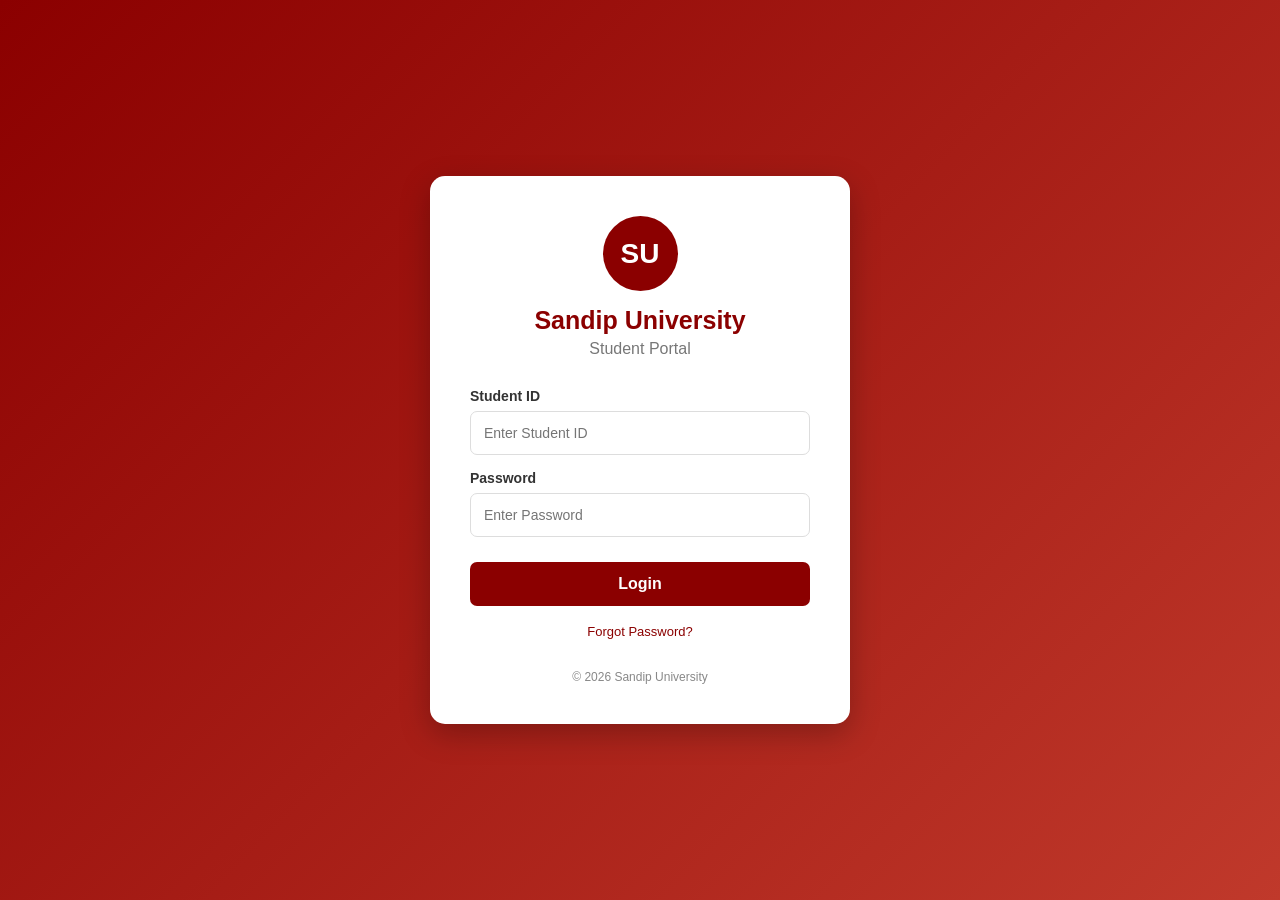
<file: index.html>
<!DOCTYPE html>
<html lang="en">
<head>
    <meta charset="UTF-8">
    <meta name="viewport" content="width=device-width, initial-scale=1.0">
    <title>Sandip University - Login</title>
    <link rel="stylesheet" href="styl.css">
</head>

<body class="login-body">

    <div class="login-container">

        <div class="login-logo">
            SU
        </div>

        <h1>Sandip University</h1>
        <p class="portal-title">Student Portal</p>

        <form action="dashboard.html">

            <label>Student ID</label>
            <input
                type="text"
                placeholder="Enter Student ID"
                required
            >

            <label>Password</label>
            <input
                type="password"
                placeholder="Enter Password"
                required
            >

            <button type="submit" class="login-btn">
                Login
            </button>

        </form>

        <a href="#" class="forgot">
            Forgot Password?
        </a>

        <p class="login-footer">
            © 2026 Sandip University
        </p>

    </div>

</body>
</html>
</file>
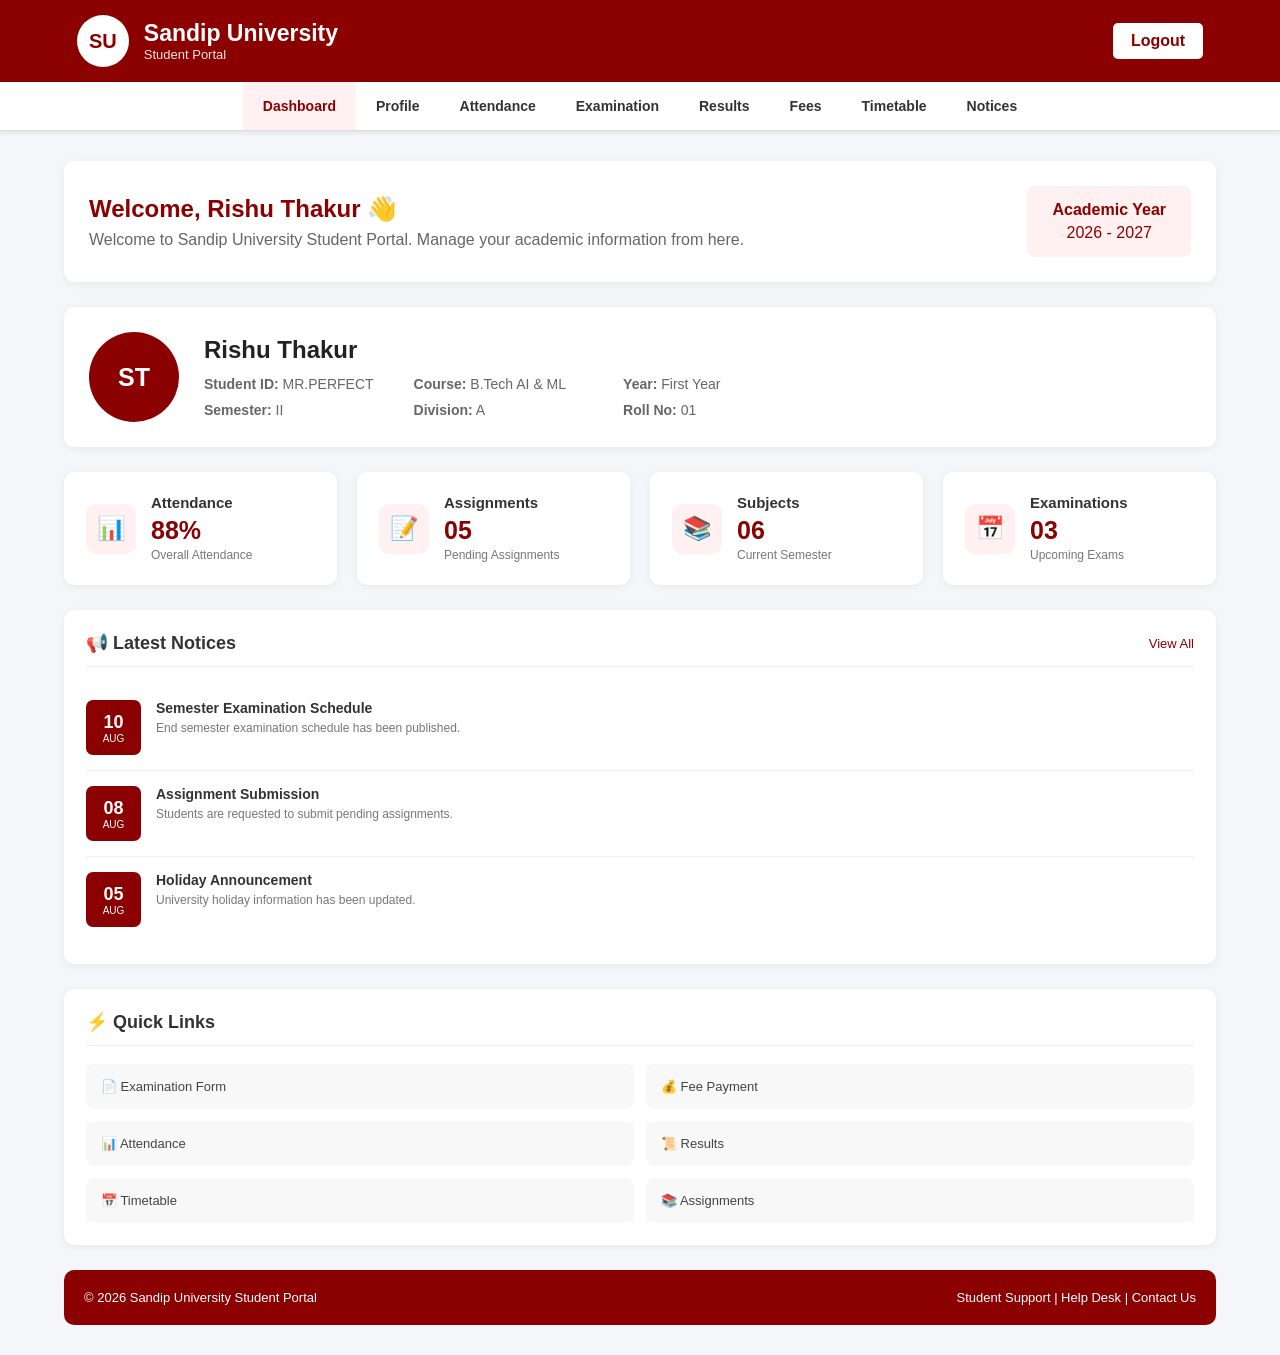
<file: dashboard.html>
<!DOCTYPE html>
<html lang="en">

<head>
    <meta charset="UTF-8">
    <meta name="viewport" content="width=device-width, initial-scale=1.0">

    <title>Student Dashboard</title>

    <link rel="stylesheet" href="styl.css">
</head>

<body>

    <!-- Header -->

    <header class="header">

        <div class="logo-section">

            <div class="logo">
                SU
            </div>

            <div>
                <h1>Sandip University</h1>
                <p>Student Portal</p>
            </div>

        </div>

        <a href="index.html" class="logout-btn">
            Logout
        </a>

    </header>


    <!-- Navigation -->

    <nav class="navbar">

        <a href="dashboard.html" class="active">
            Dashboard
        </a>

        <a href="#">
            Profile
        </a>

        <a href="#">
            Attendance
        </a>

        <a href="#">
            Examination
        </a>

        <a href="#">
            Results
        </a>

        <a href="#">
            Fees
        </a>

        <a href="#">
            Timetable
        </a>

        <a href="#">
            Notices
        </a>

    </nav>


    <!-- Main Content -->

    <main class="container">

        <section class="welcome">

            <div>

                <h2>Welcome, Rishu Thakur 👋</h2>

                <p>
                    Welcome to Sandip University Student Portal.
                    Manage your academic information from here.
                </p>

            </div>

            <div class="date-box">

                <strong>Academic Year</strong>

                <span>2026 - 2027</span>

            </div>

        </section>


        <!-- Student Information -->

        <section class="profile-card">

            <div class="profile-photo">
                ST
            </div>

            <div class="profile-details">

                <h2>Rishu Thakur</h2>

                <div class="details-grid">

                    <p>
                        <strong>Student ID:</strong>
                        MR.PERFECT
                    </p>

                    <p>
                        <strong>Course:</strong>
                        B.Tech AI & ML
                    </p>

                    <p>
                        <strong>Year:</strong>
                        First Year
                    </p>

                    <p>
                        <strong>Semester:</strong>
                        II
                    </p>

                    <p>
                        <strong>Division:</strong>
                        A
                    </p>

                    <p>
                        <strong>Roll No:</strong>
                        01
                    </p>

                </div>

            </div>

        </section>


        <!-- Dashboard Cards -->

        <section class="dashboard-grid">

            <div class="dashboard-card">

                <div class="card-icon">
                    📊
                </div>

                <div>

                    <h3>Attendance</h3>

                    <p class="big-number">
                        88%
                    </p>

                    <span>
                        Overall Attendance
                    </span>

                </div>

            </div>


            <div class="dashboard-card">

                <div class="card-icon">
                    📝
                </div>

                <div>

                    <h3>Assignments</h3>

                    <p class="big-number">
                        05
                    </p>

                    <span>
                        Pending Assignments
                    </span>

                </div>

            </div>


            <div class="dashboard-card">

                <div class="card-icon">
                    📚
                </div>

                <div>

                    <h3>Subjects</h3>

                    <p class="big-number">
                        06
                    </p>

                    <span>
                        Current Semester
                    </span>

                </div>

            </div>


            <div class="dashboard-card">

                <div class="card-icon">
                    📅
                </div>

                <div>

                    <h3>Examinations</h3>

                    <p class="big-number">
                        03
                    </p>

                    <span>
                        Upcoming Exams
                    </span>

                </div>

            </div>

        </section>


        <!-- Notices -->

        <section class="panel">

            <div class="panel-header">

                <h2>📢 Latest Notices</h2>

                <a href="#">
                    View All
                </a>

            </div>


            <div class="notice">

                <div class="notice-date">

                    <strong>10</strong>

                    <span>AUG</span>

                </div>

                <div>

                    <h3>
                        Semester Examination Schedule
                    </h3>

                    <p>
                        End semester examination schedule
                        has been published.
                    </p>

                </div>

            </div>


            <div class="notice">

                <div class="notice-date">

                    <strong>08</strong>

                    <span>AUG</span>

                </div>

                <div>

                    <h3>
                        Assignment Submission
                    </h3>

                    <p>
                        Students are requested to submit
                        pending assignments.
                    </p>

                </div>

            </div>


            <div class="notice">

                <div class="notice-date">

                    <strong>05</strong>

                    <span>AUG</span>

                </div>

                <div>

                    <h3>
                        Holiday Announcement
                    </h3>

                    <p>
                        University holiday information
                        has been updated.
                    </p>

                </div>

            </div>

        </section>


        <!-- Quick Links -->

        <section class="panel quick-panel">

            <div class="panel-header">

                <h2>⚡ Quick Links</h2>

            </div>

            <div class="quick-links">

                <a href="#">📄 Examination Form</a>

                <a href="#">💰 Fee Payment</a>

                <a href="#">📊 Attendance</a>

                <a href="#">📜 Results</a>

                <a href="#">📅 Timetable</a>

                <a href="#">📚 Assignments</a>

            </div>

        </section>


        <!-- Footer -->

        <footer>

            <p>
                © 2026 Sandip University Student Portal
            </p>

            <p>
                Student Support | Help Desk | Contact Us
            </p>

        </footer>

    </main>

</body>

</html>
</file>
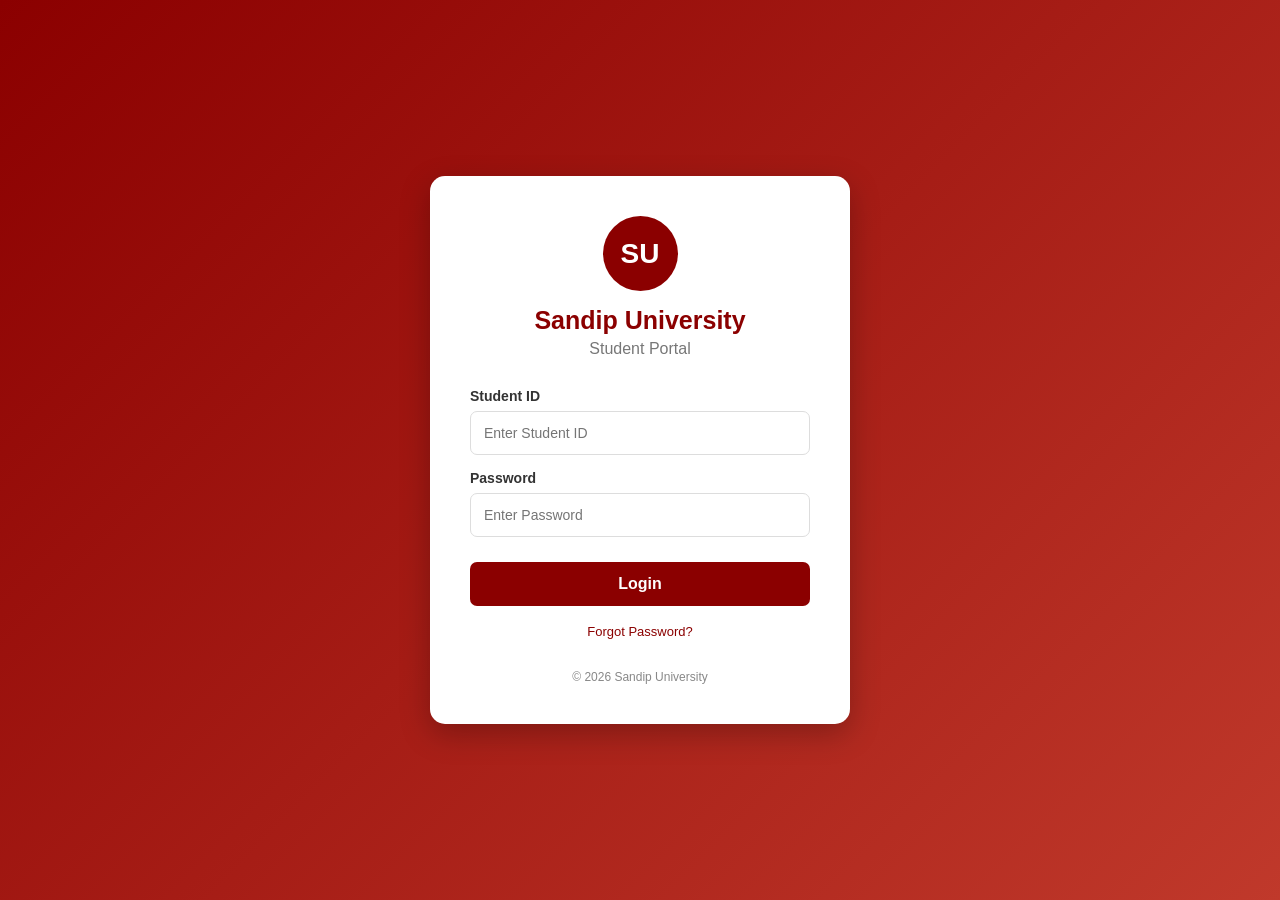
<file: index-1.html>
<!DOCTYPE html>
<html lang="en">
<head>
    <meta charset="UTF-8">
    <meta name="viewport" content="width=device-width, initial-scale=1.0">
    <title>Sandip University - Login</title>
    <link rel="stylesheet" href="styl.css">
</head>

<body class="login-body">

    <div class="login-container">

        <div class="login-logo">
            SU
        </div>

        <h1>Sandip University</h1>
        <p class="portal-title">Student Portal</p>

        <form action="dashboard.html">

            <label>Student ID</label>
            <input
                type="text"
                placeholder="Enter Student ID"
                required
            >

            <label>Password</label>
            <input
                type="password"
                placeholder="Enter Password"
                required
            >

            <button type="submit" class="login-btn">
                Login
            </button>

        </form>

        <a href="#" class="forgot">
            Forgot Password?
        </a>

        <p class="login-footer">
            © 2026 Sandip University
        </p>

    </div>

</body>
</html>
</file>
<file: styl.css>
/* ========================================
   SANDIP UNIVERSITY STUDENT PORTAL
   COMPLETE CSS
======================================== */


/* ========================================
   RESET
======================================== */

* {
    margin: 0;
    padding: 0;
    box-sizing: border-box;
}

body {
    font-family: Arial, Helvetica, sans-serif;
    background: #f4f6f9;
    color: #333;
}

a {
    text-decoration: none;
}


/* ========================================
   LOGIN PAGE
======================================== */

.login-body {
    min-height: 100vh;

    background: linear-gradient(
        135deg,
        #8b0000,
        #c0392b
    );

    display: flex;
    justify-content: center;
    align-items: center;

    padding: 20px;
}


.login-container {
    width: 100%;
    max-width: 420px;

    background: white;

    padding: 40px;

    border-radius: 15px;

    text-align: center;

    box-shadow: 0 10px 30px rgba(0, 0, 0, 0.25);
}


.login-logo {
    width: 75px;
    height: 75px;

    background: #8b0000;
    color: white;

    border-radius: 50%;

    display: flex;
    justify-content: center;
    align-items: center;

    margin: 0 auto 15px;

    font-size: 28px;
    font-weight: bold;
}


.login-container h1 {
    color: #8b0000;

    font-size: 25px;

    margin-bottom: 5px;
}


.portal-title {
    color: #777;

    margin-bottom: 30px;
}


.login-container form {
    text-align: left;
}


.login-container label {
    display: block;

    margin: 15px 0 7px;

    font-size: 14px;

    font-weight: bold;
}


.login-container input {
    width: 100%;

    padding: 13px;

    border: 1px solid #ddd;

    border-radius: 7px;

    outline: none;

    font-size: 14px;
}


.login-container input:focus {
    border-color: #8b0000;
}


.login-btn {
    width: 100%;

    margin-top: 25px;

    padding: 13px;

    border: none;

    border-radius: 7px;

    background: #8b0000;

    color: white;

    font-size: 16px;

    font-weight: bold;

    cursor: pointer;
}


.login-btn:hover {
    background: #650000;
}


.forgot {
    display: inline-block;

    margin-top: 18px;

    color: #8b0000;

    font-size: 13px;
}


.login-footer {
    margin-top: 30px;

    font-size: 12px;

    color: #888;
}


/* ========================================
   HEADER
======================================== */

.header {
    background: #8b0000;

    color: white;

    min-height: 80px;

    padding: 15px 6%;

    display: flex;

    justify-content: space-between;

    align-items: center;
}


.logo-section {
    display: flex;

    align-items: center;

    gap: 15px;
}


.logo {
    width: 52px;
    height: 52px;

    background: white;

    color: #8b0000;

    border-radius: 50%;

    display: flex;

    justify-content: center;

    align-items: center;

    font-size: 20px;

    font-weight: bold;
}


.logo-section h1 {
    font-size: 23px;
}


.logo-section p {
    font-size: 13px;

    opacity: 0.9;
}


.student-info {
    display: flex;

    align-items: center;

    gap: 20px;
}


.logout-btn {
    background: white;

    color: #8b0000;

    border: none;

    padding: 9px 18px;

    border-radius: 5px;

    cursor: pointer;

    font-weight: bold;
}


.logout-btn:hover {
    background: #eee;
}


/* ========================================
   NAVIGATION BAR
======================================== */

.navbar {
    background: white;

    display: flex;

    justify-content: center;

    flex-wrap: wrap;

    border-bottom: 1px solid #ddd;

    box-shadow: 0 2px 5px rgba(0, 0, 0, 0.08);
}


.navbar a {
    color: #333;

    padding: 16px 20px;

    font-size: 14px;

    font-weight: 600;

    transition: 0.3s;
}


.navbar a:hover,
.navbar a.active {
    color: #8b0000;

    background: #fff1f1;
}


/* ========================================
   MAIN CONTAINER
======================================== */

.container {
    width: 90%;

    max-width: 1250px;

    margin: 30px auto;
}


/* ========================================
   WELCOME SECTION
======================================== */

.welcome {
    background: white;

    padding: 25px;

    border-radius: 10px;

    display: flex;

    justify-content: space-between;

    align-items: center;

    margin-bottom: 25px;

    box-shadow: 0 2px 10px rgba(0, 0, 0, 0.06);
}


.welcome h2 {
    color: #8b0000;

    margin-bottom: 8px;
}


.welcome p {
    color: #666;
}


.date-box {
    text-align: center;

    background: #fff1f1;

    padding: 15px 25px;

    border-radius: 8px;

    color: #8b0000;
}


.date-box span {
    display: block;

    margin-top: 5px;
}


/* ========================================
   PROFILE CARD
======================================== */

.profile-card {
    background: white;

    padding: 25px;

    border-radius: 10px;

    display: flex;

    align-items: center;

    gap: 25px;

    margin-bottom: 25px;

    box-shadow: 0 2px 10px rgba(0, 0, 0, 0.06);
}


.profile-photo {
    width: 90px;
    height: 90px;

    border-radius: 50%;

    background: #8b0000;

    color: white;

    display: flex;

    align-items: center;

    justify-content: center;

    font-size: 25px;

    font-weight: bold;
}


.profile-details h2 {
    color: #222;

    margin-bottom: 12px;
}


.details-grid {
    display: grid;

    grid-template-columns: repeat(3, 1fr);

    gap: 10px 40px;

    color: #666;

    font-size: 14px;
}


/* ========================================
   DASHBOARD CARDS
======================================== */

.dashboard-grid {
    display: grid;

    grid-template-columns: repeat(4, 1fr);

    gap: 20px;

    margin-bottom: 25px;
}


.dashboard-card {
    background: white;

    padding: 22px;

    border-radius: 10px;

    display: flex;

    align-items: center;

    gap: 15px;

    box-shadow: 0 2px 10px rgba(0, 0, 0, 0.06);

    transition: 0.3s;
}


.dashboard-card:hover {
    transform: translateY(-4px);

    box-shadow: 0 5px 15px rgba(0, 0, 0, 0.12);
}


.card-icon {
    width: 50px;
    height: 50px;

    border-radius: 10px;

    background: #fff1f1;

    display: flex;

    align-items: center;

    justify-content: center;

    font-size: 23px;
}


.dashboard-card h3 {
    font-size: 15px;

    margin-bottom: 5px;
}


.big-number {
    color: #8b0000;

    font-size: 25px;

    font-weight: bold;
}


.dashboard-card span {
    color: #777;

    font-size: 12px;
}


/* ========================================
   PANELS
======================================== */

.panel {
    background: white;

    border-radius: 10px;

    padding: 22px;

    margin-bottom: 25px;

    box-shadow: 0 2px 10px rgba(0, 0, 0, 0.06);
}


.panel-header {
    display: flex;

    justify-content: space-between;

    align-items: center;

    margin-bottom: 18px;

    padding-bottom: 12px;

    border-bottom: 1px solid #eee;
}


.panel-header h2 {
    font-size: 18px;

    color: #333;
}


.panel-header a {
    color: #8b0000;

    font-size: 13px;
}


/* ========================================
   NOTICES
======================================== */

.notice {
    display: flex;

    gap: 15px;

    padding: 15px 0;

    border-bottom: 1px solid #eee;
}


.notice:last-child {
    border-bottom: none;
}


.notice-date {
    min-width: 55px;

    height: 55px;

    background: #8b0000;

    color: white;

    border-radius: 7px;

    text-align: center;

    display: flex;

    flex-direction: column;

    justify-content: center;
}


.notice-date strong {
    font-size: 18px;
}


.notice-date span {
    font-size: 10px;
}


.notice h3 {
    font-size: 14px;

    margin-bottom: 5px;
}


.notice p {
    font-size: 12px;

    color: #777;
}


/* ========================================
   QUICK LINKS
======================================== */

.quick-panel {
    margin-top: 25px;
}


.quick-links {
    display: grid;

    grid-template-columns: 1fr 1fr;

    gap: 12px;
}


.quick-links a {
    background: #f8f8f8;

    padding: 15px;

    color: #444;

    border-radius: 7px;

    font-size: 13px;

    transition: 0.3s;
}


.quick-links a:hover {
    background: #fff1f1;

    color: #8b0000;
}


/* ========================================
   FOOTER
======================================== */

footer {
    background: #8b0000;

    color: white;

    padding: 20px;

    border-radius: 10px;

    display: flex;

    justify-content: space-between;

    font-size: 13px;
}


/* ========================================
   RESPONSIVE DESIGN
======================================== */

@media (max-width: 1000px) {

    .dashboard-grid {
        grid-template-columns: repeat(2, 1fr);
    }

    .details-grid {
        grid-template-columns: repeat(2, 1fr);
    }
}


@media (max-width: 700px) {

    .header {
        flex-direction: column;

        gap: 15px;

        text-align: center;
    }


    .navbar a {
        padding: 12px;

        font-size: 12px;
    }


    .welcome {
        flex-direction: column;

        align-items: flex-start;

        gap: 20px;
    }


    .profile-card {
        flex-direction: column;

        text-align: center;
    }


    .details-grid {
        grid-template-columns: 1fr;
    }


    .dashboard-grid {
        grid-template-columns: 1fr;
    }


    .quick-links {
        grid-template-columns: 1fr;
    }


    footer {
        flex-direction: column;

        gap: 10px;

        text-align: center;
    }
}
</file>
